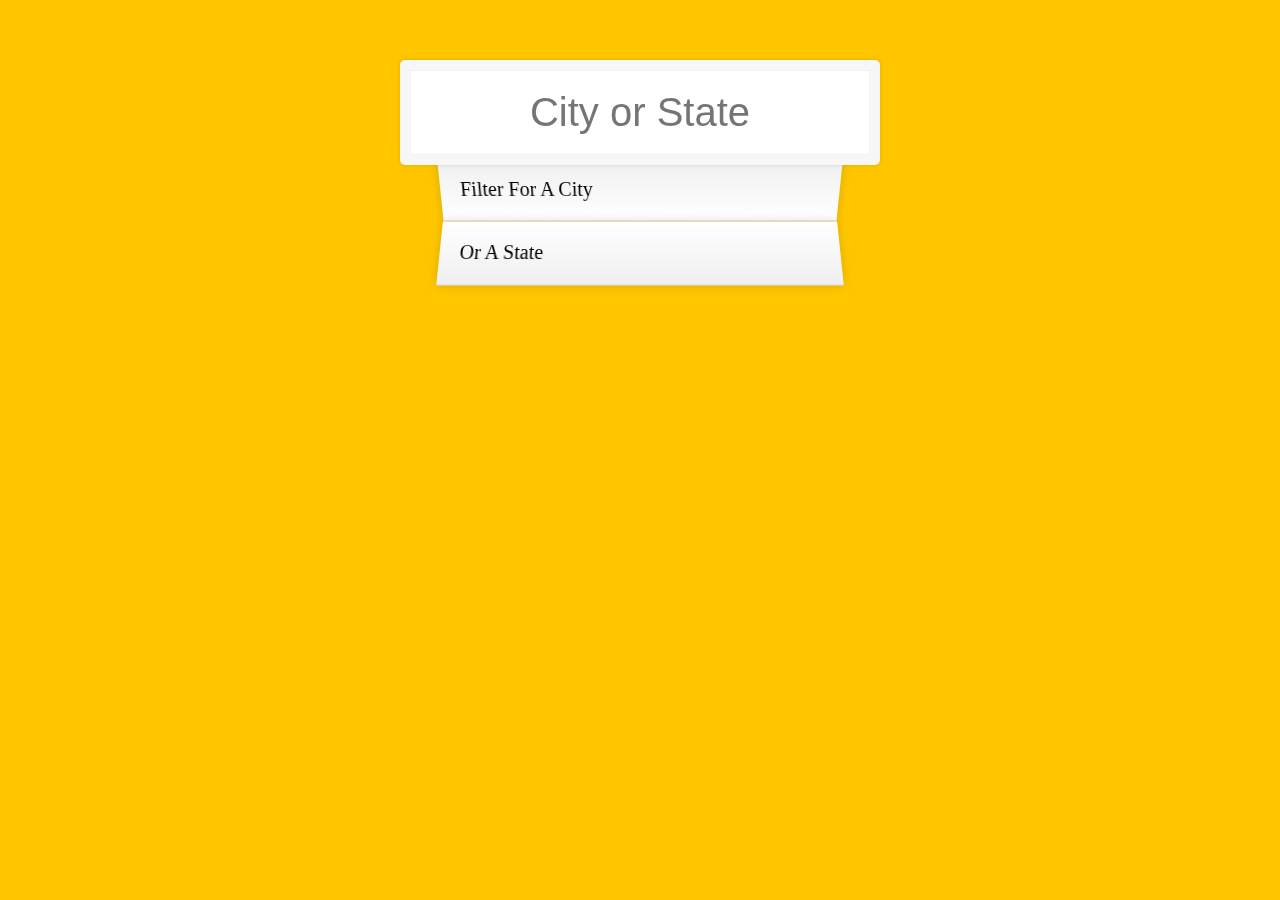
<file: Ajax-type-ahead/index.html>
<!DOCTYPE html>
<html lang="en">
    <head>
        <meta charset="UTF-8">
        <title>Type Ahead 👀</title>
        <link rel="stylesheet" href="style.css">
    </head>

    <body>
        <form class="search-form">
            <input type="text" class="search" placeholder="City or State">

            <ul class="suggestions">
                <li>Filter for a city</li>
                <li>or a state</li>
            </ul>
        </form>

        <script>
            const endpoint = 'https://gist.githubusercontent.com/Miserlou/c5cd8364bf9b2420bb29/raw/2bf258763cdddd704f8ffd3ea9a3e81d25e2c6f6/cities.json';
        </script>
    </body>
</html>
</file>
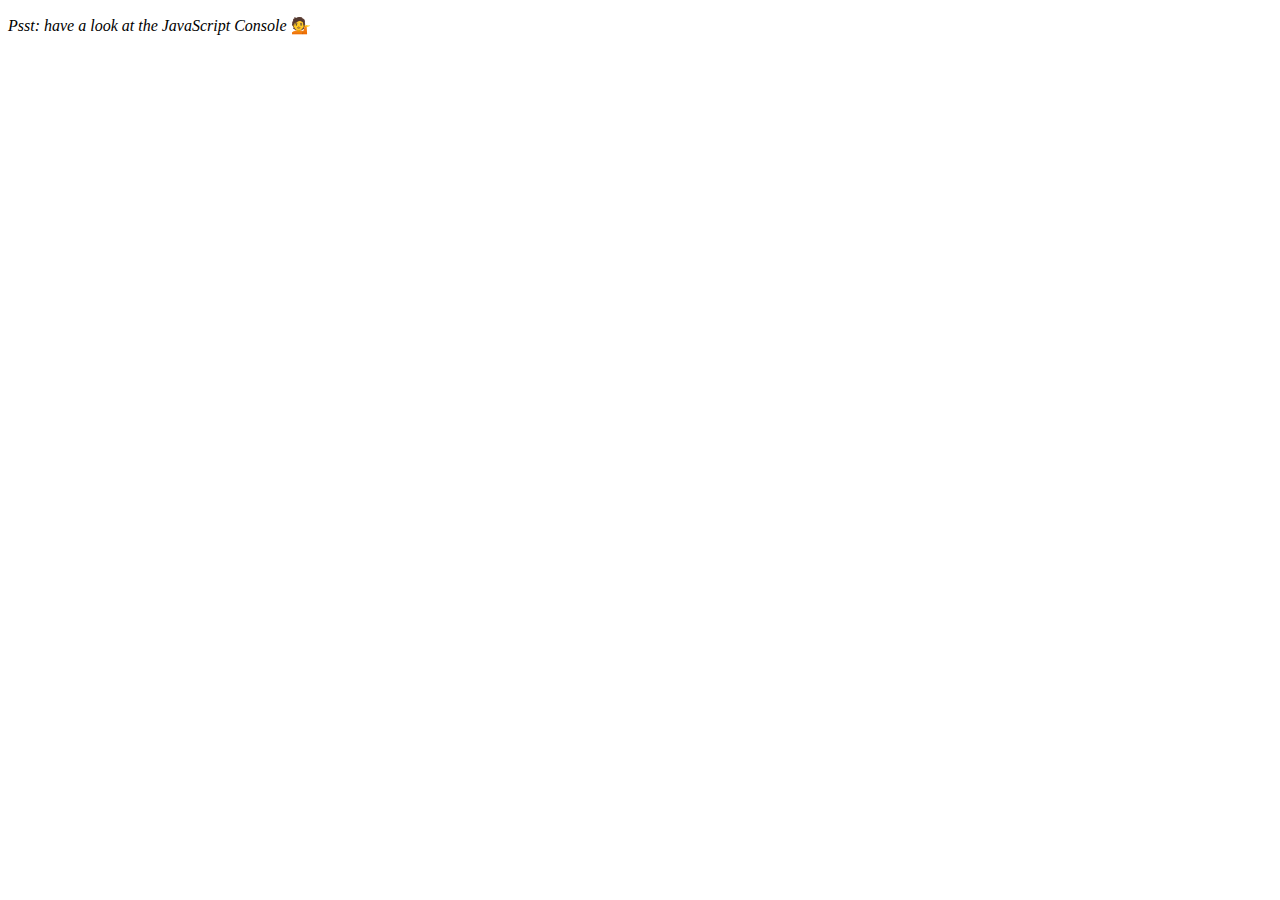
<file: Array-cardio/index.html>
<!DOCTYPE html>
<html lang="en">
    <head>
        <meta charset="UTF-8">
        <title>Array Cardio 💪</title>
    </head>

    <body>
        <p><em>Psst: have a look at the JavaScript Console</em> 💁</p>

        <script>
            // Get your shorts on - this is an array workout!
            // ## Array Cardio Day 1

            // Some data we can work with

            const inventors = [
                { first: 'Albert', last: 'Einstein', year: 1879, passed: 1955 },
                { first: 'Isaac', last: 'Newton', year: 1643, passed: 1727 },
                { first: 'Galileo', last: 'Galilei', year: 1564, passed: 1642 },
                { first: 'Marie', last: 'Curie', year: 1867, passed: 1934 },
                { first: 'Johannes', last: 'Kepler', year: 1571, passed: 1630 },
                { first: 'Nicolaus', last: 'Copernicus', year: 1473, passed: 1543 },
                { first: 'Max', last: 'Planck', year: 1858, passed: 1947 },
                { first: 'Katherine', last: 'Blodgett', year: 1898, passed: 1979 },
                { first: 'Ada', last: 'Lovelace', year: 1815, passed: 1852 },
                { first: 'Sarah E.', last: 'Goode', year: 1855, passed: 1905 },
                { first: 'Lise', last: 'Meitner', year: 1878, passed: 1968 },
                { first: 'Hanna', last: 'Hammarström', year: 1829, passed: 1909 }
            ];

            // Array.prototype.filter()
            // 1. Filter the list of inventors for those who were born in the 1500's
            function fifteensBorn(inventor) {
                return inventor.year >= 1500 && inventor.year < 1600;
            }
            const filter = inventors.filter(fifteensBorn);

            console.table(filter);

            // Array.prototype.map()
            // 2. Give us an array of the inventors' first and last names
            function names(inventor) {
                return inventor.first + ' ' + inventor.last;
            }
            const map = inventors.map(names);

            console.log(map);

            // Array.prototype.sort()
            // 3. Sort the inventors by birthdate, oldest to youngest
            function oldest(inventorA, inventorB) {
                if (inventorA.year > inventorB.year)
                    return 1;
                else
                    return -1;
            }
            const sort = inventors.sort(oldest);

            console.table(sort);

            // Array.prototype.reduce()
            // 4. How many years did all the inventors live?
            function lifetime(time, inventor) {
                return time + (inventor.passed - inventor.year);
            }
            const reduce = inventors.reduce(lifetime, 0);

            console.log(reduce);

            // 5. Sort the inventors by years lived
            function oldest2(inventorA, inventorB) {
                if ((inventorA.passed - inventorA.year) > (inventorB.passed - inventorB.year))
                    return -1;
                else
                    return 1;
            }
            const sort2 = inventors.sort(oldest2);

            console.table(sort2);

            // 6. create a list of Boulevards in Paris that contain 'de' anywhere in the name
            // https://en.wikipedia.org/wiki/Category:Boulevards_in_Paris
            // Write the code below in the js console
            /*const doc = document.querySelector('.mw-category');
            const links = Array.from(doc.querySelectorAll('a')); // querySelectorAll returns a NodeList. We use Array.from() to be able to use .map()
            const de = links
                .map(link => link.text)
                .filter(boulevard => boulevard.includes('de'));

            console.log(de);*/

            // 7. sort Exercise
            // Sort the people alphabetically by last name
            function lastname(nameA, nameB) {
                const lastnameA = nameA.split(',');
                const lastnameB = nameB.split(',');

                if (lastnameA > lastnameB)
                    return 1;
                else
                    return -1;
            }
            const people = ['Beck, Glenn', 'Becker, Carl', 'Beckett, Samuel', 'Beddoes, Mick', 'Beecher, Henry', 'Beethoven, Ludwig', 'Begin, Menachem', 'Belloc, Hilaire', 'Bellow, Saul', 'Benchley, Robert', 'Benenson, Peter', 'Ben-Gurion, David', 'Benjamin, Walter', 'Benn, Tony', 'Bennington, Chester', 'Benson, Leana', 'Bent, Silas', 'Bentsen, Lloyd', 'Berger, Ric', 'Bergman, Ingmar', 'Berio, Luciano', 'Berle, Milton', 'Berlin, Irving', 'Berne, Eric', 'Bernhard, Sandra', 'Berra, Yogi', 'Berry, Halle', 'Berry, Wendell', 'Bethea, Erin', 'Bevan, Aneurin', 'Bevel, Ken', 'Biden, Joseph', 'Bierce, Ambrose', 'Biko, Steve', 'Billings, Josh', 'Biondo, Frank', 'Birrell, Augustine', 'Black, Elk', 'Blair, Robert', 'Blair, Tony', 'Blake, William'];
            const sort3 = people.sort(lastname);

            console.log(sort3);

            // 8. Reduce Exercise
            // Sum up the instances of each of these
            function findInstances(obj, instance) {
                if (!obj[instance])
                    obj[instance] = 0;
                obj[instance]++;
                return obj;
            }
            const data = ['car', 'car', 'truck', 'truck', 'bike', 'walk', 'car', 'van', 'bike', 'walk', 'car', 'van', 'car', 'truck' ];
            const reduce2 = data.reduce(findInstances, {});

            console.log(reduce2);
        </script>
    </body>
</html>
</file>
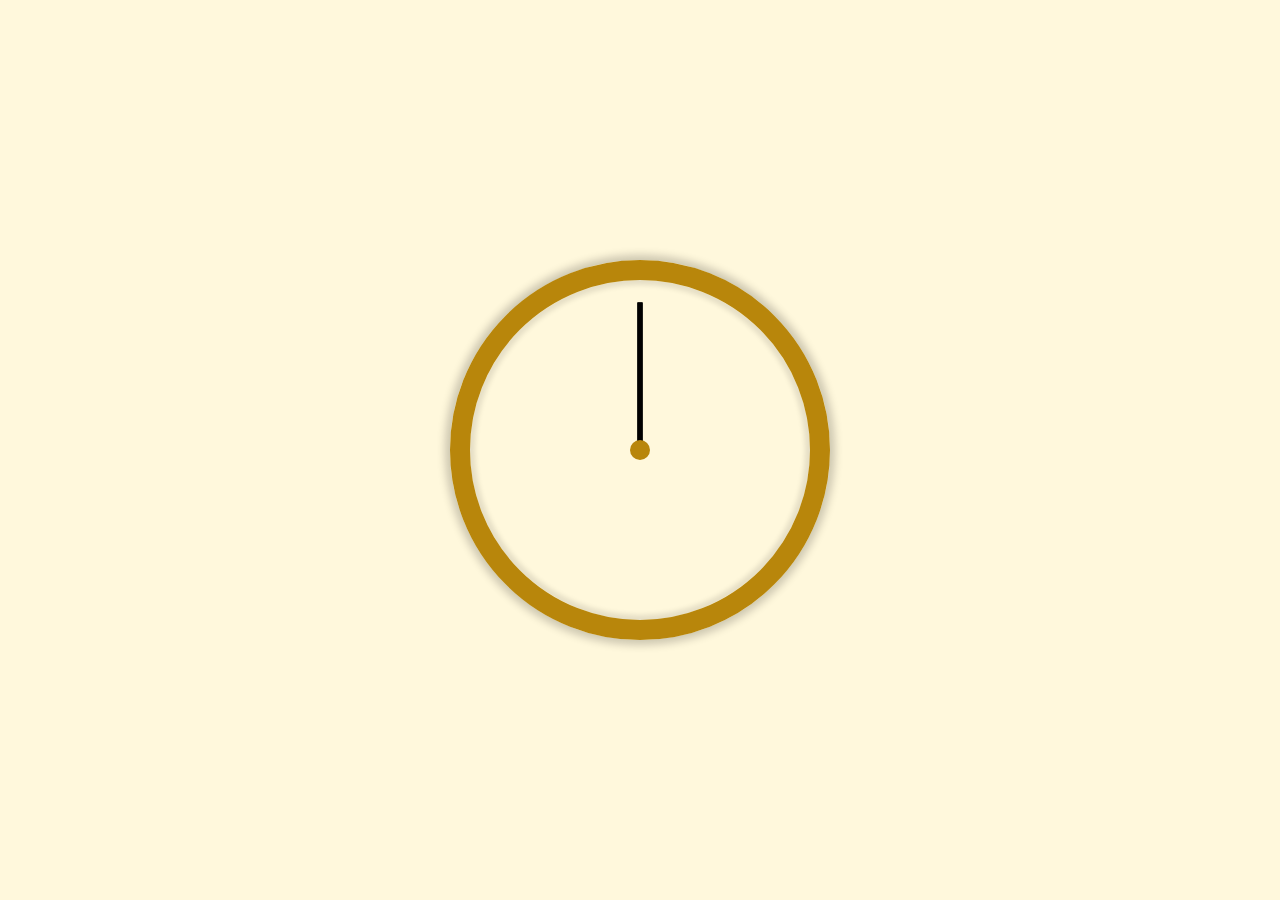
<file: Clock/index.html>
<!DOCTYPE html>
<html lang="en">
    <head>
        <meta charset="UTF-8">
        <title>JS + CSS Clock</title>
      <link rel="stylesheet" href="style.css">
    </head>

    <body>
        <div class="clock">
            <div class="clock-face">
                <div class="hand hours-hand"></div>
                <div class="hand minutes-hand"></div>
                <div class="hand seconds-hand"></div>
            </div>
        </div>

        <script>
            const secondsHand = document.querySelector('.seconds-hand');
            const minutesHand = document.querySelector('.minutes-hand');
            const hoursHand = document.querySelector('.hours-hand');

            function setDate() {
                const now = new Date();
                const seconds = now.getSeconds();
                const secondsDegrees = ((seconds / 60) * 360) + 90; // as the clock rotates on 360° and we add 90° on the default hands
                const minutes = now.getMinutes();
                const minutesDegrees = ((minutes / 60) * 360) + 90; // as the clock rotates on 360° and we add 90° on the default hands
                const hours = now.getHours();
                const hoursDegrees = ((hours / 12) * 360) + 90; // as the clock rotates on 360° and we add 90° on the default hands

                secondsHand.style.transform = `rotate(${secondsDegrees}deg)`;
                minutesHand.style.transform = `rotate(${minutesDegrees}deg)`;
                hoursHand.style.transform = `rotate(${hoursDegrees}deg)`;
            }

            setInterval(setDate, 1000); // executes setDate() every second
        </script>
    </body>
</html>
</file>
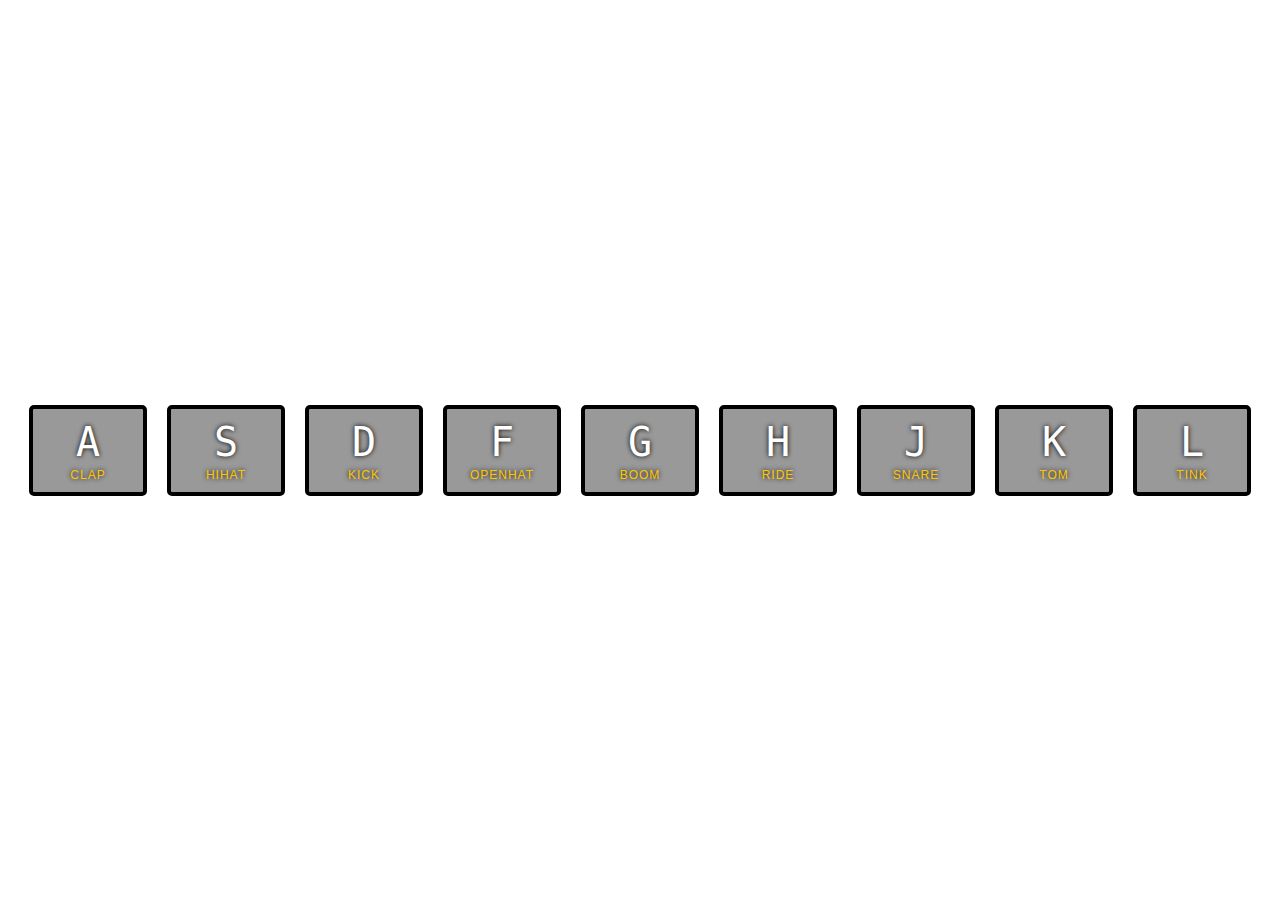
<file: Drum-kit/index.html>
<!DOCTYPE html>
<html lang="en">
    <head>
        <meta charset="UTF-8">
        <title>JS Drum Kit</title>
        <link rel="stylesheet" href="style.css">
    </head>

    <body>
        <div class="keys">
            <div data-key="65" class="key">
                <kbd>A</kbd>
                <span class="sound">clap</span>
            </div>

            <div data-key="83" class="key">
                <kbd>S</kbd>
                <span class="sound">hihat</span>
            </div>

            <div data-key="68" class="key">
                <kbd>D</kbd>
                <span class="sound">kick</span>
            </div>

            <div data-key="70" class="key">
                <kbd>F</kbd>
                <span class="sound">openhat</span>
            </div>

            <div data-key="71" class="key">
                <kbd>G</kbd>
                <span class="sound">boom</span>
            </div>

            <div data-key="72" class="key">
                <kbd>H</kbd>
                <span class="sound">ride</span>
            </div>

            <div data-key="74" class="key">
                <kbd>J</kbd>
                <span class="sound">snare</span>
            </div>

            <div data-key="75" class="key">
                <kbd>K</kbd>
                <span class="sound">tom</span>
            </div>

            <div data-key="76" class="key">
                <kbd>L</kbd>
                <span class="sound">tink</span>
            </div>
        </div>

        <audio data-key="65" src="sounds/clap.wav"></audio>
        <audio data-key="83" src="sounds/hihat.wav"></audio>
        <audio data-key="68" src="sounds/kick.wav"></audio>
        <audio data-key="70" src="sounds/openhat.wav"></audio>
        <audio data-key="71" src="sounds/boom.wav"></audio>
        <audio data-key="72" src="sounds/ride.wav"></audio>
        <audio data-key="74" src="sounds/snare.wav"></audio>
        <audio data-key="75" src="sounds/tom.wav"></audio>
        <audio data-key="76" src="sounds/tink.wav"></audio>

        <script>
            function removeHighlight() {
                this.classList.remove('playing');
            }

            function playSound(e) {
                const key = e.keyCode;
                const audio = document.querySelector(`audio[data-key="${key}"]`);
                const touch = document.querySelector(`.key[data-key="${key}"]`);

                if (!audio || !touch) return;
                audio.currentTime = 0; // to play the audio without waiting for an other audio to stop
                audio.play();
                touch.classList.add('playing');
                touch.addEventListener('transitionend', removeHighlight);
            }

            document.addEventListener('keydown', playSound);
        </script>
    </body>
</html>
</file>
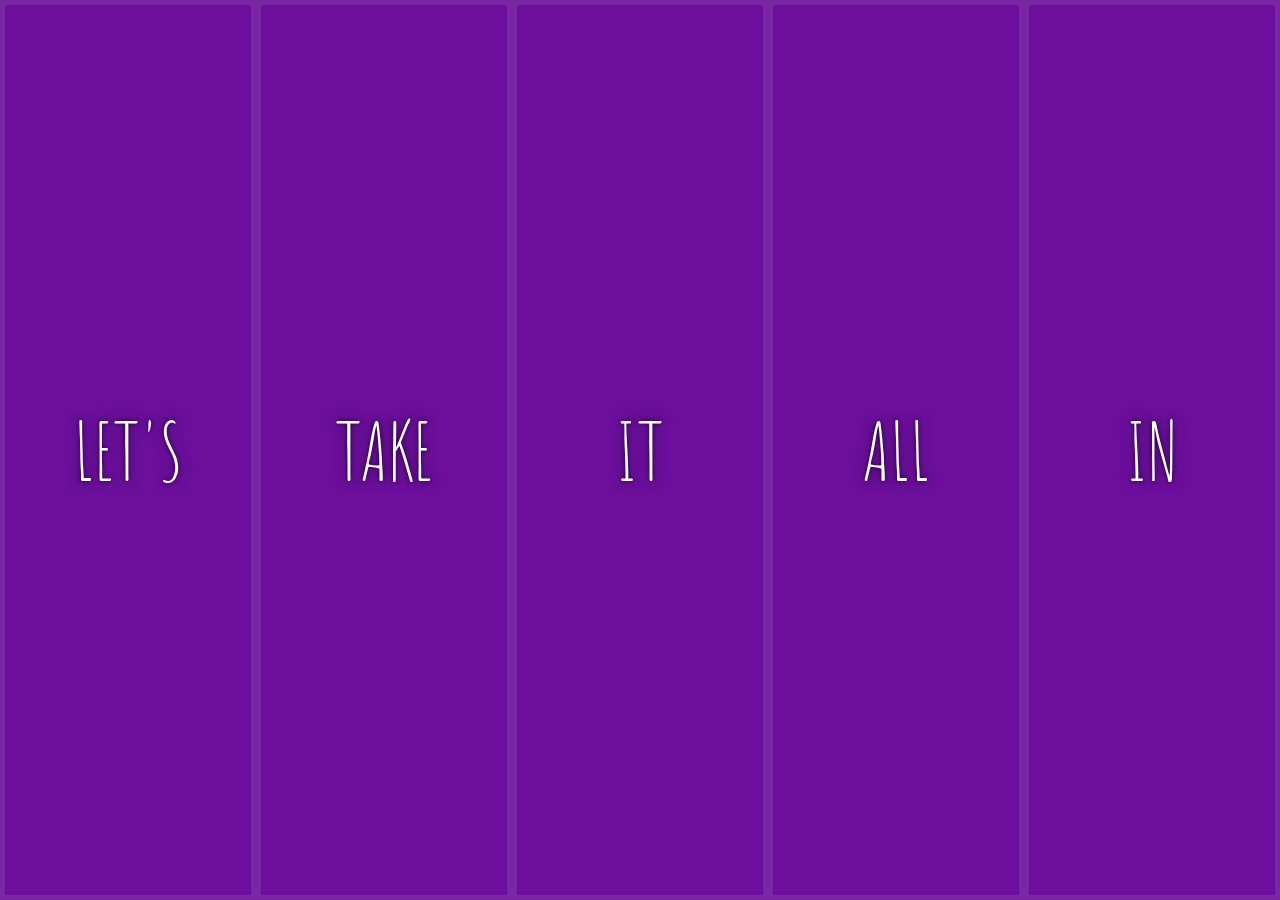
<file: Flex-panels-image-gallery/index.html>
<!DOCTYPE html>
<html lang="en">
    <head>
        <meta charset="UTF-8">
        <title>Flex Panels 💪</title>
        <link href="https://fonts.googleapis.com/css?family=Amatic+SC" rel="stylesheet" type="text/css">
        <link rel="stylesheet" href="style.css">
    </head>

    <body>
        <div class="panels">
            <div class="panel panel1">
                <p>Hey</p>
                <p>Let's</p>
                <p>Dance</p>
            </div>

            <div class="panel panel2">
                <p>Give</p>
                <p>Take</p>
                <p>Receive</p>
            </div>

            <div class="panel panel3">
                <p>Experience</p>
                <p>It</p>
                <p>Today</p>
            </div>

            <div class="panel panel4">
                <p>Give</p>
                <p>All</p>
                <p>You can</p>
            </div>

            <div class="panel panel5">
                <p>Life</p>
                <p>In</p>
                <p>Motion</p>
            </div>
        </div>

        <script>
            const panels = document.querySelectorAll('.panel');

            function togglePanel() {
                this.classList.toggle('open');
            }

            panels.forEach(panel => panel.addEventListener('click', togglePanel));
        </script>
    </body>
</html>
</file>
<file: Ajax-type-ahead/style.css>
html {
    box-sizing: border-box;
    background: #ffc600;
    font-family: 'helvetica neue';
    font-size: 20px;
    font-weight: 200;
}

*, *:before, *:after {
    box-sizing: inherit;
}

input {
    width: 100%;
    padding: 20px;
}

.search-form {
    max-width: 400px;
    margin: 50px auto;
}

input.search {
    margin: 0;
    text-align: center;
    outline: 0;
    border: 10px solid #F7F7F7;
    width: 120%;
    left: -10%;
    position: relative;
    top: 10px;
    z-index: 2;
    border-radius: 5px;
    font-size: 40px;
    box-shadow: 0 0 5px rgba(0, 0, 0, 0.12), inset 0 0 2px rgba(0, 0, 0, 0.19);
}

.suggestions {
    margin: 0;
    padding: 0;
    position: relative;
    /*perspective: 20px;*/
}

.suggestions li {
    background: white;
    list-style: none;
    border-bottom: 1px solid #D8D8D8;
    box-shadow: 0 0 10px rgba(0, 0, 0, 0.14);
    margin: 0;
    padding: 20px;
    transition: background 0.2s;
    display: flex;
    justify-content: space-between;
    text-transform: capitalize;
}

.suggestions li:nth-child(even) {
    transform: perspective(100px) rotateX(3deg) translateY(2px) scale(1.001);
    background: linear-gradient(to bottom,  #ffffff 0%,#EFEFEF 100%);
}

.suggestions li:nth-child(odd) {
    transform: perspective(100px) rotateX(-3deg) translateY(3px);
    background: linear-gradient(to top,  #ffffff 0%,#EFEFEF 100%);
}

span.population {
    font-size: 15px;
}

.hl {
   background: #ffc600;
}

a {
    color: black;
    background: rgba(0,0,0,0.1);
    text-decoration: none;
}
</file>
<file: Clock/style.css>
html {
    background-color: cornsilk;
    font-size: 10px;
}

body {
    margin: 0;
    display: flex;
    min-height: 100vh;
    align-items: center;
}

.clock {
    width: 30rem;
    height: 30rem;
    border: 20px solid darkgoldenrod;
    border-radius: 50%;
    margin: 50px auto;
    position: relative;
    padding: 2rem;
    box-shadow: 0 0 8px 5px rgba(0,0,0,0.2), inset 0 0 5px 5px rgba(0,0,0,0.1);
}

.clock-face {
    position: relative;
    width: 100%;
    height: 100%;
}

.clock-face:after {
    content: "";
    position: absolute;
    background: darkgoldenrod;
    width: 20px;
    height: 20px;
    border-radius: 50%;
    top: calc(50% - 10px);
    left: calc(50% - 10px);
}

.hand {
    width: 50%;
    height: 5px;
    background: black;
    position: absolute;
    top: 50%;
    transform-origin: 100%;
    transform: rotate(90deg); /* for the hands to be at the top of the clock at the beginning */
}
</file>
<file: Drum-kit/style.css>
html {
    font-size: 10px;
    background: url(http://i.imgur.com/b9r5sEL.jpg) bottom center;
    background-size: cover;
}

body,html {
    margin: 0;
    padding: 0;
    font-family: sans-serif;
}

.keys {
    display: flex;
    flex: 1;
    min-height: 100vh;
    align-items: center;
    justify-content: center;
}

.key {
    border: .4rem solid black;
    border-radius: .5rem;
    margin: 1rem;
    font-size: 1.5rem;
    padding: 1rem .5rem;
    transition: all .07s ease;
    width: 10rem;
    text-align: center;
    color: white;
    background: rgba(0,0,0,0.4);
    text-shadow: 0 0 .5rem black;
}

.playing {
    transform: scale(1.1);
    border-color: #ffc600;
    box-shadow: 0 0 1rem #ffc600;
}

kbd {
    display: block;
    font-size: 4rem;
}

.sound {
    font-size: 1.2rem;
    text-transform: uppercase;
    letter-spacing: .1rem;
    color: #ffc600;
}
</file>
<file: Flex-panels-image-gallery/style.css>
html {
    box-sizing: border-box;
    background: #ffc600;
    font-family: 'Helvetica Neue', sans-serif;
    font-size: 20px;
    font-weight: 200;
}

body {
    margin: 0;
}

*, *:before, *:after {
    box-sizing: inherit;
}

.panels {
  display: flex;
  min-height: 100vh;
  overflow: hidden;
}

.panel {
  display: flex;
  background: #6B0F9C center;
  box-shadow: inset 0 0 0 5px rgba(255,255,255,0.1);
  color: white;
  text-align: center;
  flex-direction: column;
  flex: 1;
  justify-content: center;
  /* Safari transitionend event.propertyName === flex */
  /* Chrome + FF transitionend event.propertyName === flex-grow */
  transition:
  font-size 0.7s cubic-bezier(0.61,-0.19, 0.7,-0.11),
  flex 0.7s cubic-bezier(0.61,-0.19, 0.7,-0.11),
  background 0.2s;
  font-size: 20px;
  background-size: cover;
}

.panel1 {
    background-image: url(https://source.unsplash.com/gYl-UtwNg_I/1500x1500);
}

.panel2 {
    background-image: url(https://source.unsplash.com/49R2b5Cg1YQ/1500x1500);
}

.panel3 {
    background-image: url(https://images.unsplash.com/photo-1465188162913-8fb5709d6d57?ixlib=rb-0.3.5&q=80&fm=jpg&crop=faces&cs=tinysrgb&w=1500&h=1500&fit=crop&s=967e8a713a4e395260793fc8c802901d);
}

.panel4 {
    background-image: url(https://source.unsplash.com/ITjiVXcwVng/1500x1500);
}

.panel5 {
    background-image: url(https://source.unsplash.com/3MNzGlQM7qs/1500x1500);
}

.panel > * {
  display: flex;
  flex: 1;
  align-items: center;
  justify-content: center;
  margin: 0;
  width: 100%;
  transition: transform 0.5s;
}

.panel p {
  text-transform: uppercase;
  font-family: 'Amatic SC', cursive;
  text-shadow: 0 0 4px rgba(0, 0, 0, 0.72), 0 0 14px rgba(0, 0, 0, 0.45);
  font-size: 2em;
}

.panel p:first-child {
  transform: translateY(-100%);
}

.panel p:last-child {
  transform: translateY(100%);
}

.panel p:nth-child(2) {
  font-size: 4em;
}

.panel.open {
  flex: 5;
  font-size: 40px;
}

.panel.open p:first-child,
.panel.open p:last-child {
  transform: translateY(0%);
}
</file>
